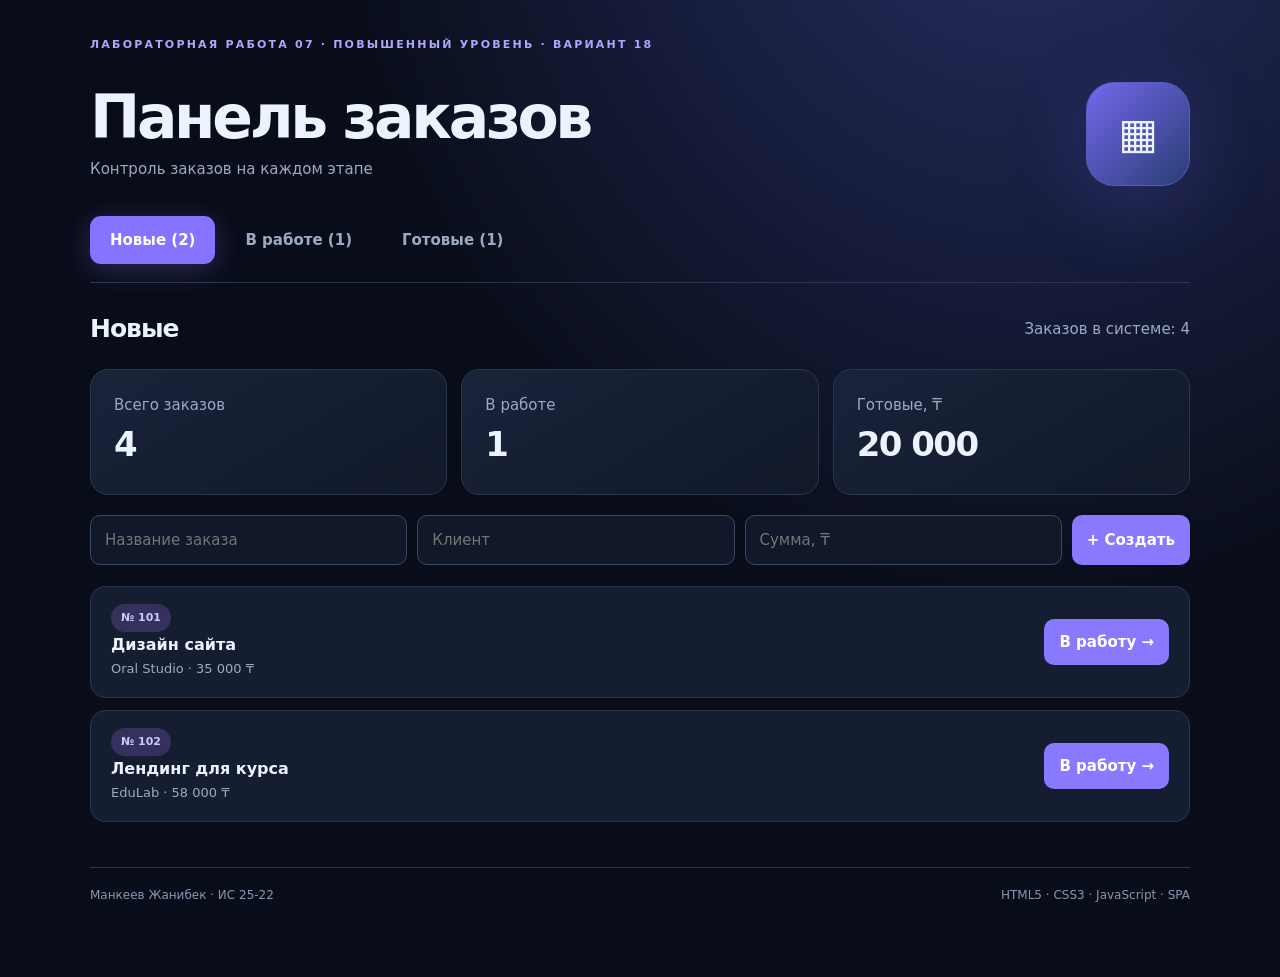
<file: advance/index.html>
<!doctype html>
<html lang="ru">
<head>
  <meta charset="UTF-8">
  <meta name="viewport" content="width=device-width, initial-scale=1.0">
  <meta name="theme-color" content="#090d19">
  <title>Панель заказов — Лабораторная №7</title>
  <link rel="stylesheet" href="style.css">
  <script src="app.js" defer></script>
</head>
<body>
  <div class="shell">
    <header>
      <div class="eyebrow">Лабораторная работа 07 · Повышенный уровень · Вариант 18</div>
      <div class="hero"><div><h1>Панель заказов</h1><p>Контроль заказов на каждом этапе</p></div><div class="hero-mark" aria-hidden="true">▦</div></div>
    </header>
    <nav class="nav" aria-label="Разделы приложения" role="tablist">
      <button class="tab" type="button" role="tab" id="tab-first" data-page="first" aria-controls="content" aria-selected="true">Новые</button>
      <button class="tab" type="button" role="tab" id="tab-second" data-page="second" aria-controls="content" aria-selected="false">В работе</button>
      <button class="tab" type="button" role="tab" id="tab-third" data-page="third" aria-controls="content" aria-selected="false">Готовые</button>
    </nav>
    <main id="content" role="tabpanel" aria-labelledby="tab-first" aria-live="polite" tabindex="-1"></main>
    <footer class="footer"><span>Манкеев Жанибек · ИС 25-22</span><span>HTML5 · CSS3 · JavaScript · SPA</span></footer>
  </div>
</body>
</html>
</file>
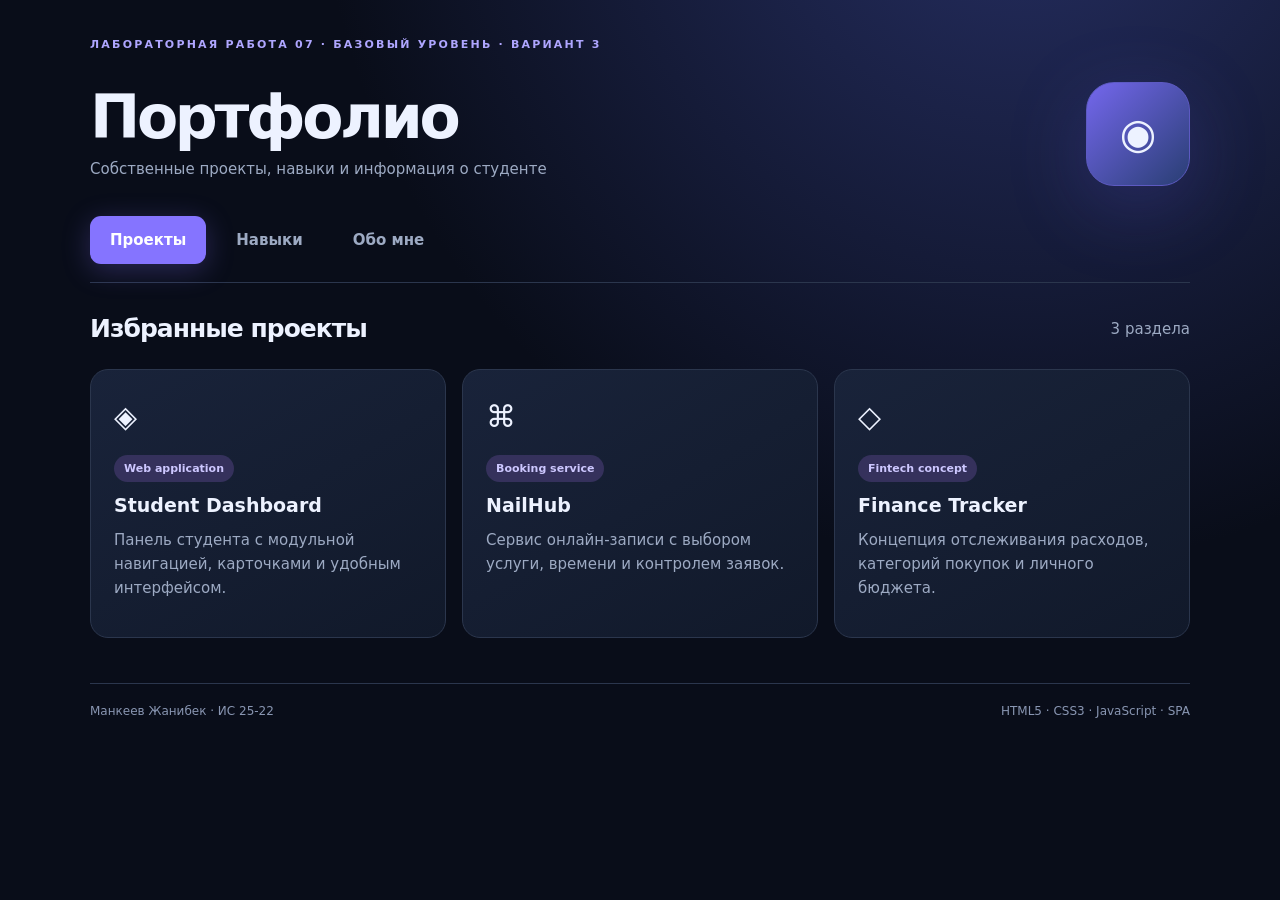
<file: basic1/index.html>
<!doctype html>
<html lang="ru">
<head>
  <meta charset="UTF-8">
  <meta name="viewport" content="width=device-width, initial-scale=1.0">
  <meta name="theme-color" content="#090d19">
  <title>Портфолио — Лабораторная №7</title>
  <link rel="stylesheet" href="style.css">
  <script src="app.js" defer></script>
</head>
<body>
  <div class="shell">
    <header>
      <div class="eyebrow">Лабораторная работа 07 · Базовый уровень · Вариант 3</div>
      <div class="hero"><div><h1>Портфолио</h1><p>Собственные проекты, навыки и информация о студенте</p></div><div class="hero-mark" aria-hidden="true">◉</div></div>
    </header>
    <nav class="nav" aria-label="Разделы приложения" role="tablist">
      <button class="tab" type="button" role="tab" id="tab-first" data-page="first" aria-controls="content" aria-selected="true">Проекты</button>
      <button class="tab" type="button" role="tab" id="tab-second" data-page="second" aria-controls="content" aria-selected="false">Навыки</button>
      <button class="tab" type="button" role="tab" id="tab-third" data-page="third" aria-controls="content" aria-selected="false">Обо мне</button>
    </nav>
    <main id="content" role="tabpanel" aria-labelledby="tab-first" aria-live="polite" tabindex="-1"></main>
    <footer class="footer"><span>Манкеев Жанибек · ИС 25-22</span><span>HTML5 · CSS3 · JavaScript · SPA</span></footer>
  </div>
</body>
</html>
</file>
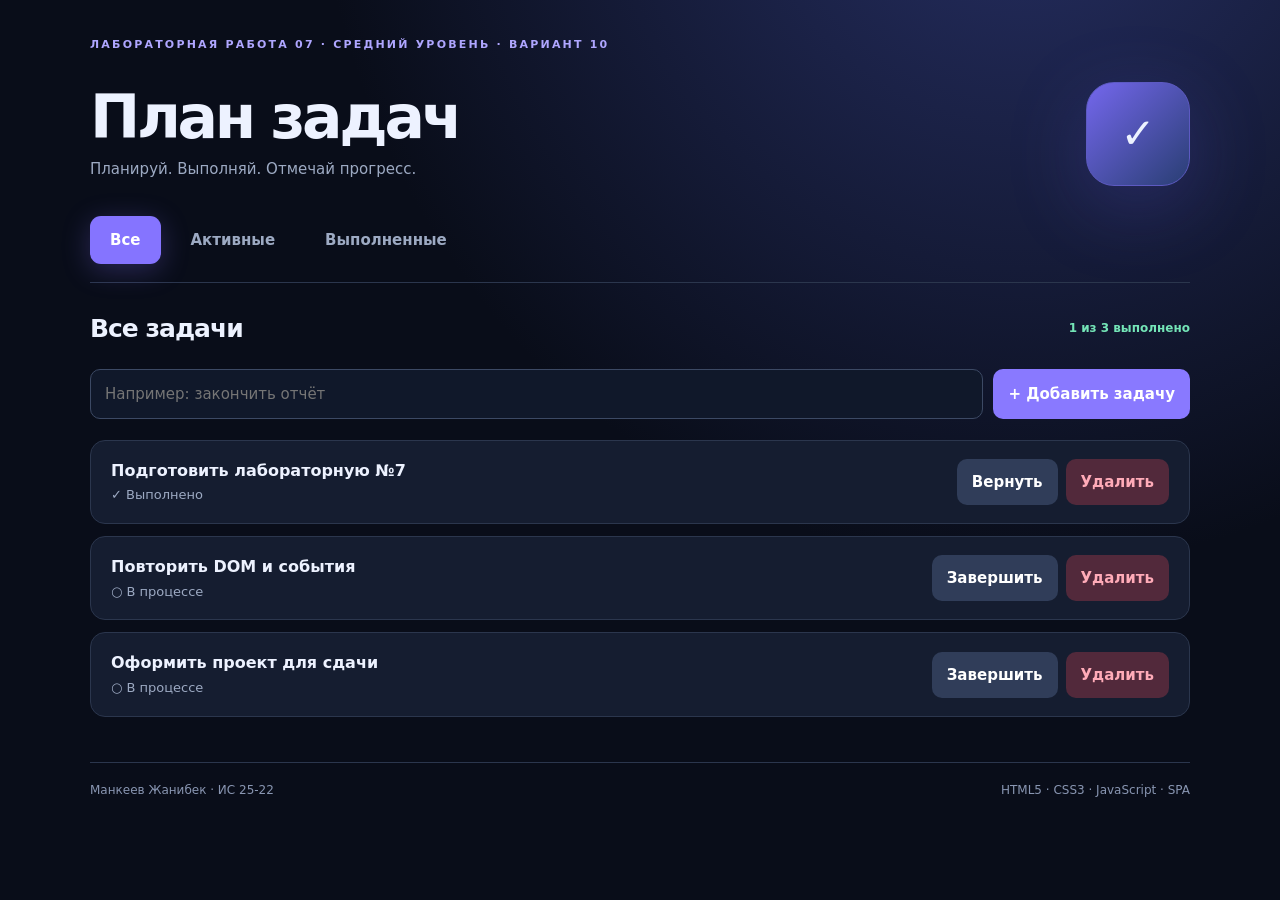
<file: midle/index.html>
<!doctype html>
<html lang="ru">
<head>
  <meta charset="UTF-8">
  <meta name="viewport" content="width=device-width, initial-scale=1.0">
  <meta name="theme-color" content="#090d19">
  <title>План задач — Лабораторная №7</title>
  <link rel="stylesheet" href="style.css">
  <script src="app.js" defer></script>
</head>
<body>
  <div class="shell">
    <header>
      <div class="eyebrow">Лабораторная работа 07 · Средний уровень · Вариант 10</div>
      <div class="hero"><div><h1>План задач</h1><p>Планируй. Выполняй. Отмечай прогресс.</p></div><div class="hero-mark" aria-hidden="true">✓</div></div>
    </header>
    <nav class="nav" aria-label="Разделы приложения" role="tablist">
      <button class="tab" type="button" role="tab" id="tab-first" data-page="first" aria-controls="content" aria-selected="true">Все</button>
      <button class="tab" type="button" role="tab" id="tab-second" data-page="second" aria-controls="content" aria-selected="false">Активные</button>
      <button class="tab" type="button" role="tab" id="tab-third" data-page="third" aria-controls="content" aria-selected="false">Выполненные</button>
    </nav>
    <main id="content" role="tabpanel" aria-labelledby="tab-first" aria-live="polite" tabindex="-1"></main>
    <footer class="footer"><span>Манкеев Жанибек · ИС 25-22</span><span>HTML5 · CSS3 · JavaScript · SPA</span></footer>
  </div>
</body>
</html>
</file>
<file: advance/style.css>
:root{color-scheme:dark;--bg:#090d19;--card:#151d30;--line:#2b364d;--text:#edf2ff;--muted:#9daac3;--accent:#8b7dff;--green:#47d7aa;--red:#ff748a}*{box-sizing:border-box}body{margin:0;background:radial-gradient(ellipse at 80% -20%,#273066 0,transparent 49%),var(--bg);font:15px/1.6 Manrope,system-ui,Arial,sans-serif;color:var(--text);min-height:100vh}.shell{width:min(1100px,calc(100% - 32px));margin:0 auto;padding:36px 0 72px}.eyebrow{letter-spacing:.2em;color:#afa6ff;text-transform:uppercase;font-size:11px;font-weight:800}.hero{display:flex;justify-content:space-between;gap:28px;align-items:center;margin:28px 0 30px}.hero h1{margin:0 0 8px;font-size:clamp(34px,5vw,60px);line-height:1.05;letter-spacing:-.055em}.hero p{margin:0;color:var(--muted);max-width:500px}.hero-mark{width:104px;height:104px;border:1px solid #5d5ac2;background:linear-gradient(135deg,#7467ed,#293e73);border-radius:28px;display:grid;place-items:center;font-size:42px;box-shadow:0 20px 80px #6b5ef038}.nav{display:flex;flex-wrap:wrap;gap:10px;border-bottom:1px solid var(--line);padding-bottom:18px;margin-bottom:26px}.tab{border:1px solid transparent;color:var(--muted);background:transparent;padding:11px 19px;border-radius:11px;font:inherit;font-weight:700;cursor:pointer;transition:.15s}.tab:hover,.tab:focus-visible{border-color:#6965a2;color:white;outline:none}.tab[aria-selected=true]{background:#8574ff;color:#fff;box-shadow:0 6px 28px #8574ff45}.main-heading{display:flex;align-items:center;justify-content:space-between;gap:15px;flex-wrap:wrap;margin-bottom:20px}.main-heading h2{margin:0;font-size:25px;letter-spacing:-.04em}.muted{color:var(--muted)}.grid{display:grid;grid-template-columns:repeat(3,minmax(0,1fr));gap:16px}.panel{border:1px solid var(--line);background:linear-gradient(150deg,#19233a,#11192a);border-radius:18px;padding:23px;min-width:0}.panel h3{margin:8px 0 7px;font-size:19px}.panel p{margin:0 0 14px;color:var(--muted)}.tag{font-size:11px;font-weight:800;display:inline-block;background:#35315c;color:#cdc7ff;padding:5px 10px;border-radius:99px}.feature{font-size:30px;margin-bottom:14px}.stat{font-size:34px;font-weight:800;letter-spacing:-.045em}.button{border:0;border-radius:10px;background:#8979ff;color:white;padding:11px 15px;font:inherit;font-weight:800;cursor:pointer}.button:hover{background:#aa9eff}.button.secondary{background:#303d59}.button.danger{background:#52293b;color:#ffabb8}.button:disabled{opacity:.45;cursor:not-allowed}.toolbar{display:flex;gap:10px;flex-wrap:wrap;margin-bottom:21px}.input{border:1px solid #3c4964;background:#10182a;color:white;border-radius:10px;padding:12px 14px;font:inherit;min-width:0;flex:1}.input:focus-visible{outline:2px solid #a397ff}.item-list{display:grid;gap:12px}.item{display:flex;align-items:center;justify-content:space-between;gap:16px;border:1px solid var(--line);border-radius:15px;background:var(--card);padding:17px 20px}.item h3{margin:0;font-size:16px}.item p{margin:2px 0 0;font-size:13px;color:var(--muted)}.actions{display:flex;align-items:center;gap:8px;flex-wrap:wrap}.counter{background:#292e50;color:#dfdaff;border-radius:99px;padding:3px 9px;margin-left:8px;font-size:12px}.empty{padding:56px 20px;border:1px dashed #465373;border-radius:16px;text-align:center;color:var(--muted)}.footer{margin-top:45px;padding-top:18px;border-top:1px solid var(--line);display:flex;justify-content:space-between;flex-wrap:wrap;gap:8px;color:#8996b2;font-size:12px}.summary{display:flex;gap:14px;flex-wrap:wrap;margin-bottom:20px}.summary .panel{flex:1;min-width:160px}.inline-badge{color:#74e5b7;font-size:12px;font-weight:800}.layout-card{max-width:720px}.body-copy{font-size:16px;max-width:640px}.kbd{font-family:monospace;color:#b9b0ff}button:focus-visible{outline:2px solid white;outline-offset:2px}@media(max-width:750px){.grid{grid-template-columns:1fr}.hero-mark{display:none}.item{align-items:flex-start;flex-direction:column}.shell{padding-top:20px}.hero{margin:20px 0 25px}.tab{flex:1;padding:10px}.summary .panel{min-width:125px}.main-heading h2{font-size:22px}}
</file>
<file: basic1/style.css>
:root{color-scheme:dark;--bg:#090d19;--card:#151d30;--line:#2b364d;--text:#edf2ff;--muted:#9daac3;--accent:#8b7dff;--green:#47d7aa;--red:#ff748a}*{box-sizing:border-box}body{margin:0;background:radial-gradient(ellipse at 80% -20%,#273066 0,transparent 49%),var(--bg);font:15px/1.6 Manrope,system-ui,Arial,sans-serif;color:var(--text);min-height:100vh}.shell{width:min(1100px,calc(100% - 32px));margin:0 auto;padding:36px 0 72px}.eyebrow{letter-spacing:.2em;color:#afa6ff;text-transform:uppercase;font-size:11px;font-weight:800}.hero{display:flex;justify-content:space-between;gap:28px;align-items:center;margin:28px 0 30px}.hero h1{margin:0 0 8px;font-size:clamp(34px,5vw,60px);line-height:1.05;letter-spacing:-.055em}.hero p{margin:0;color:var(--muted);max-width:500px}.hero-mark{width:104px;height:104px;border:1px solid #5d5ac2;background:linear-gradient(135deg,#7467ed,#293e73);border-radius:28px;display:grid;place-items:center;font-size:42px;box-shadow:0 20px 80px #6b5ef038}.nav{display:flex;flex-wrap:wrap;gap:10px;border-bottom:1px solid var(--line);padding-bottom:18px;margin-bottom:26px}.tab{border:1px solid transparent;color:var(--muted);background:transparent;padding:11px 19px;border-radius:11px;font:inherit;font-weight:700;cursor:pointer;transition:.15s}.tab:hover,.tab:focus-visible{border-color:#6965a2;color:white;outline:none}.tab[aria-selected=true]{background:#8574ff;color:#fff;box-shadow:0 6px 28px #8574ff45}.main-heading{display:flex;align-items:center;justify-content:space-between;gap:15px;flex-wrap:wrap;margin-bottom:20px}.main-heading h2{margin:0;font-size:25px;letter-spacing:-.04em}.muted{color:var(--muted)}.grid{display:grid;grid-template-columns:repeat(3,minmax(0,1fr));gap:16px}.panel{border:1px solid var(--line);background:linear-gradient(150deg,#19233a,#11192a);border-radius:18px;padding:23px;min-width:0}.panel h3{margin:8px 0 7px;font-size:19px}.panel p{margin:0 0 14px;color:var(--muted)}.tag{font-size:11px;font-weight:800;display:inline-block;background:#35315c;color:#cdc7ff;padding:5px 10px;border-radius:99px}.feature{font-size:30px;margin-bottom:14px}.stat{font-size:34px;font-weight:800;letter-spacing:-.045em}.button{border:0;border-radius:10px;background:#8979ff;color:white;padding:11px 15px;font:inherit;font-weight:800;cursor:pointer}.button:hover{background:#aa9eff}.button.secondary{background:#303d59}.button.danger{background:#52293b;color:#ffabb8}.button:disabled{opacity:.45;cursor:not-allowed}.toolbar{display:flex;gap:10px;flex-wrap:wrap;margin-bottom:21px}.input{border:1px solid #3c4964;background:#10182a;color:white;border-radius:10px;padding:12px 14px;font:inherit;min-width:0;flex:1}.input:focus-visible{outline:2px solid #a397ff}.item-list{display:grid;gap:12px}.item{display:flex;align-items:center;justify-content:space-between;gap:16px;border:1px solid var(--line);border-radius:15px;background:var(--card);padding:17px 20px}.item h3{margin:0;font-size:16px}.item p{margin:2px 0 0;font-size:13px;color:var(--muted)}.actions{display:flex;align-items:center;gap:8px;flex-wrap:wrap}.counter{background:#292e50;color:#dfdaff;border-radius:99px;padding:3px 9px;margin-left:8px;font-size:12px}.empty{padding:56px 20px;border:1px dashed #465373;border-radius:16px;text-align:center;color:var(--muted)}.footer{margin-top:45px;padding-top:18px;border-top:1px solid var(--line);display:flex;justify-content:space-between;flex-wrap:wrap;gap:8px;color:#8996b2;font-size:12px}.summary{display:flex;gap:14px;flex-wrap:wrap;margin-bottom:20px}.summary .panel{flex:1;min-width:160px}.inline-badge{color:#74e5b7;font-size:12px;font-weight:800}.layout-card{max-width:720px}.body-copy{font-size:16px;max-width:640px}.kbd{font-family:monospace;color:#b9b0ff}button:focus-visible{outline:2px solid white;outline-offset:2px}@media(max-width:750px){.grid{grid-template-columns:1fr}.hero-mark{display:none}.item{align-items:flex-start;flex-direction:column}.shell{padding-top:20px}.hero{margin:20px 0 25px}.tab{flex:1;padding:10px}.summary .panel{min-width:125px}.main-heading h2{font-size:22px}}
</file>
<file: midle/style.css>
:root{color-scheme:dark;--bg:#090d19;--card:#151d30;--line:#2b364d;--text:#edf2ff;--muted:#9daac3;--accent:#8b7dff;--green:#47d7aa;--red:#ff748a}*{box-sizing:border-box}body{margin:0;background:radial-gradient(ellipse at 80% -20%,#273066 0,transparent 49%),var(--bg);font:15px/1.6 Manrope,system-ui,Arial,sans-serif;color:var(--text);min-height:100vh}.shell{width:min(1100px,calc(100% - 32px));margin:0 auto;padding:36px 0 72px}.eyebrow{letter-spacing:.2em;color:#afa6ff;text-transform:uppercase;font-size:11px;font-weight:800}.hero{display:flex;justify-content:space-between;gap:28px;align-items:center;margin:28px 0 30px}.hero h1{margin:0 0 8px;font-size:clamp(34px,5vw,60px);line-height:1.05;letter-spacing:-.055em}.hero p{margin:0;color:var(--muted);max-width:500px}.hero-mark{width:104px;height:104px;border:1px solid #5d5ac2;background:linear-gradient(135deg,#7467ed,#293e73);border-radius:28px;display:grid;place-items:center;font-size:42px;box-shadow:0 20px 80px #6b5ef038}.nav{display:flex;flex-wrap:wrap;gap:10px;border-bottom:1px solid var(--line);padding-bottom:18px;margin-bottom:26px}.tab{border:1px solid transparent;color:var(--muted);background:transparent;padding:11px 19px;border-radius:11px;font:inherit;font-weight:700;cursor:pointer;transition:.15s}.tab:hover,.tab:focus-visible{border-color:#6965a2;color:white;outline:none}.tab[aria-selected=true]{background:#8574ff;color:#fff;box-shadow:0 6px 28px #8574ff45}.main-heading{display:flex;align-items:center;justify-content:space-between;gap:15px;flex-wrap:wrap;margin-bottom:20px}.main-heading h2{margin:0;font-size:25px;letter-spacing:-.04em}.muted{color:var(--muted)}.grid{display:grid;grid-template-columns:repeat(3,minmax(0,1fr));gap:16px}.panel{border:1px solid var(--line);background:linear-gradient(150deg,#19233a,#11192a);border-radius:18px;padding:23px;min-width:0}.panel h3{margin:8px 0 7px;font-size:19px}.panel p{margin:0 0 14px;color:var(--muted)}.tag{font-size:11px;font-weight:800;display:inline-block;background:#35315c;color:#cdc7ff;padding:5px 10px;border-radius:99px}.feature{font-size:30px;margin-bottom:14px}.stat{font-size:34px;font-weight:800;letter-spacing:-.045em}.button{border:0;border-radius:10px;background:#8979ff;color:white;padding:11px 15px;font:inherit;font-weight:800;cursor:pointer}.button:hover{background:#aa9eff}.button.secondary{background:#303d59}.button.danger{background:#52293b;color:#ffabb8}.button:disabled{opacity:.45;cursor:not-allowed}.toolbar{display:flex;gap:10px;flex-wrap:wrap;margin-bottom:21px}.input{border:1px solid #3c4964;background:#10182a;color:white;border-radius:10px;padding:12px 14px;font:inherit;min-width:0;flex:1}.input:focus-visible{outline:2px solid #a397ff}.item-list{display:grid;gap:12px}.item{display:flex;align-items:center;justify-content:space-between;gap:16px;border:1px solid var(--line);border-radius:15px;background:var(--card);padding:17px 20px}.item h3{margin:0;font-size:16px}.item p{margin:2px 0 0;font-size:13px;color:var(--muted)}.actions{display:flex;align-items:center;gap:8px;flex-wrap:wrap}.counter{background:#292e50;color:#dfdaff;border-radius:99px;padding:3px 9px;margin-left:8px;font-size:12px}.empty{padding:56px 20px;border:1px dashed #465373;border-radius:16px;text-align:center;color:var(--muted)}.footer{margin-top:45px;padding-top:18px;border-top:1px solid var(--line);display:flex;justify-content:space-between;flex-wrap:wrap;gap:8px;color:#8996b2;font-size:12px}.summary{display:flex;gap:14px;flex-wrap:wrap;margin-bottom:20px}.summary .panel{flex:1;min-width:160px}.inline-badge{color:#74e5b7;font-size:12px;font-weight:800}.layout-card{max-width:720px}.body-copy{font-size:16px;max-width:640px}.kbd{font-family:monospace;color:#b9b0ff}button:focus-visible{outline:2px solid white;outline-offset:2px}@media(max-width:750px){.grid{grid-template-columns:1fr}.hero-mark{display:none}.item{align-items:flex-start;flex-direction:column}.shell{padding-top:20px}.hero{margin:20px 0 25px}.tab{flex:1;padding:10px}.summary .panel{min-width:125px}.main-heading h2{font-size:22px}}
</file>
